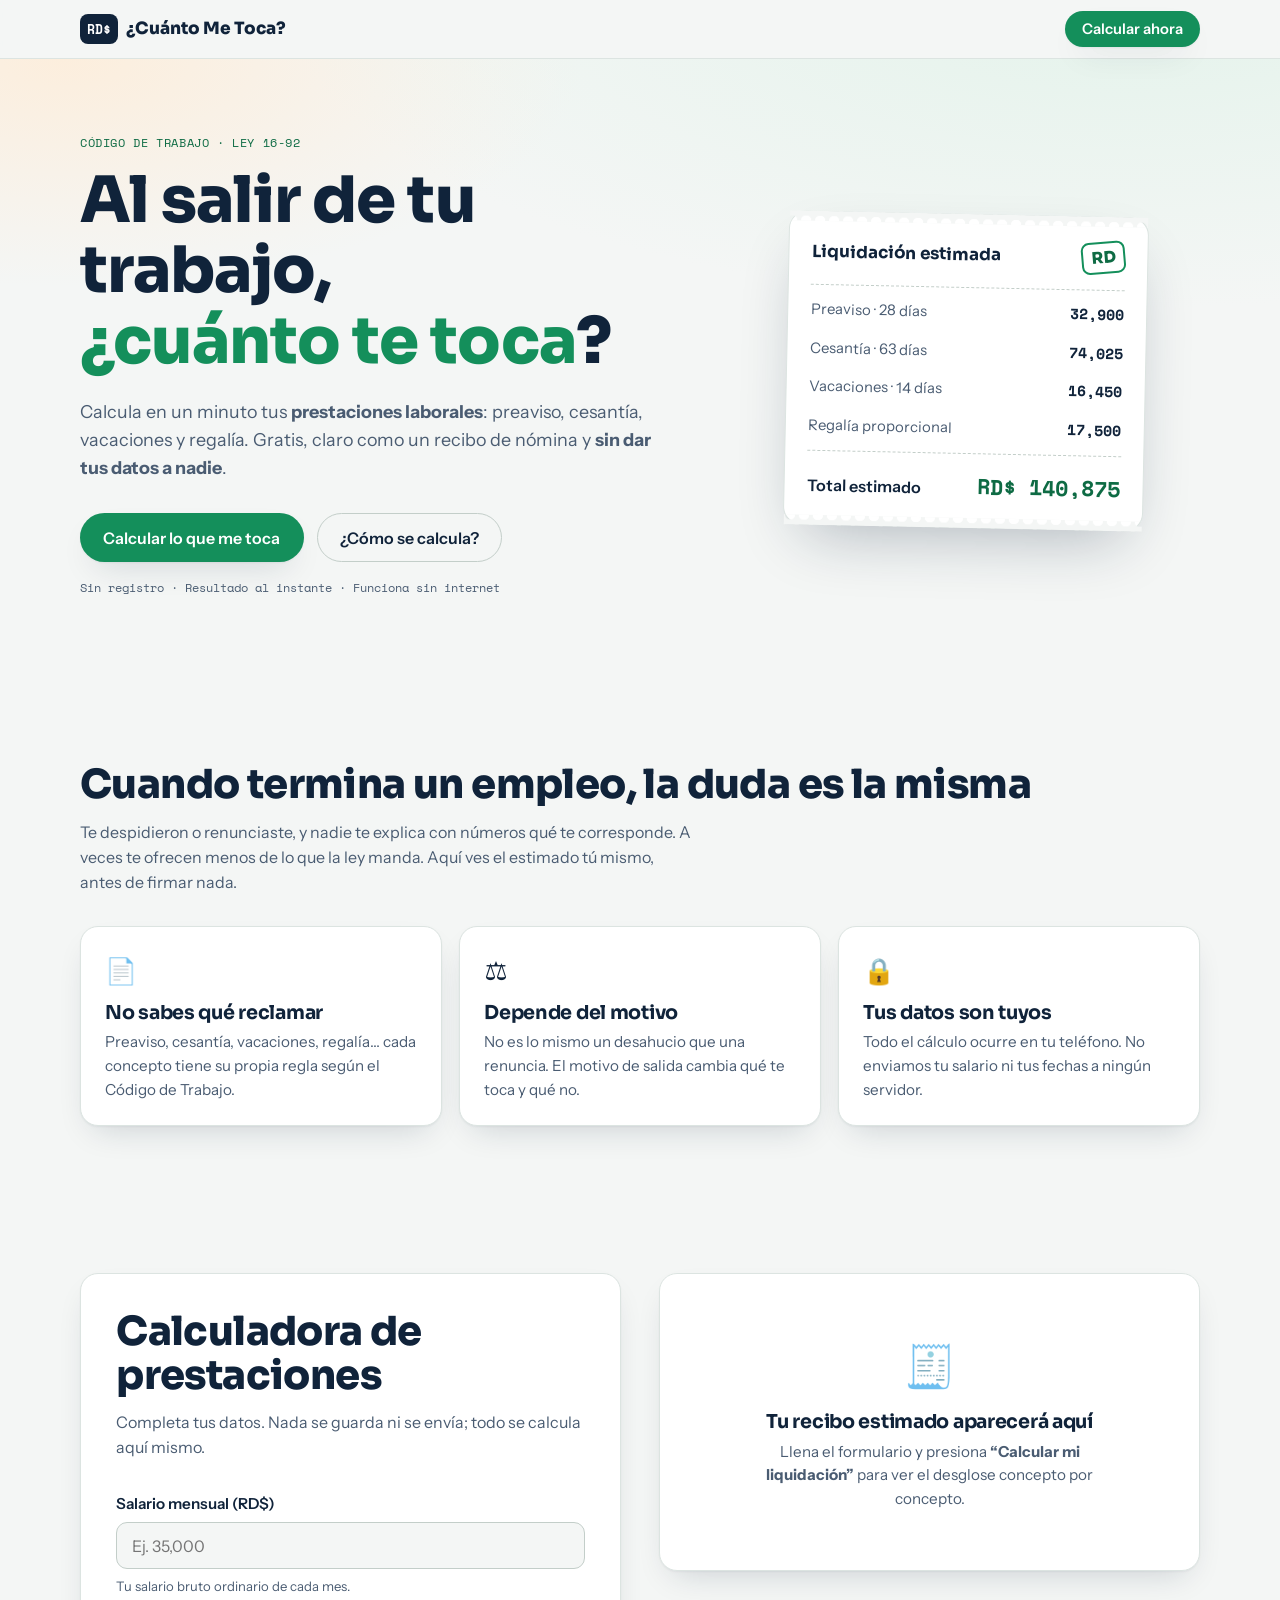
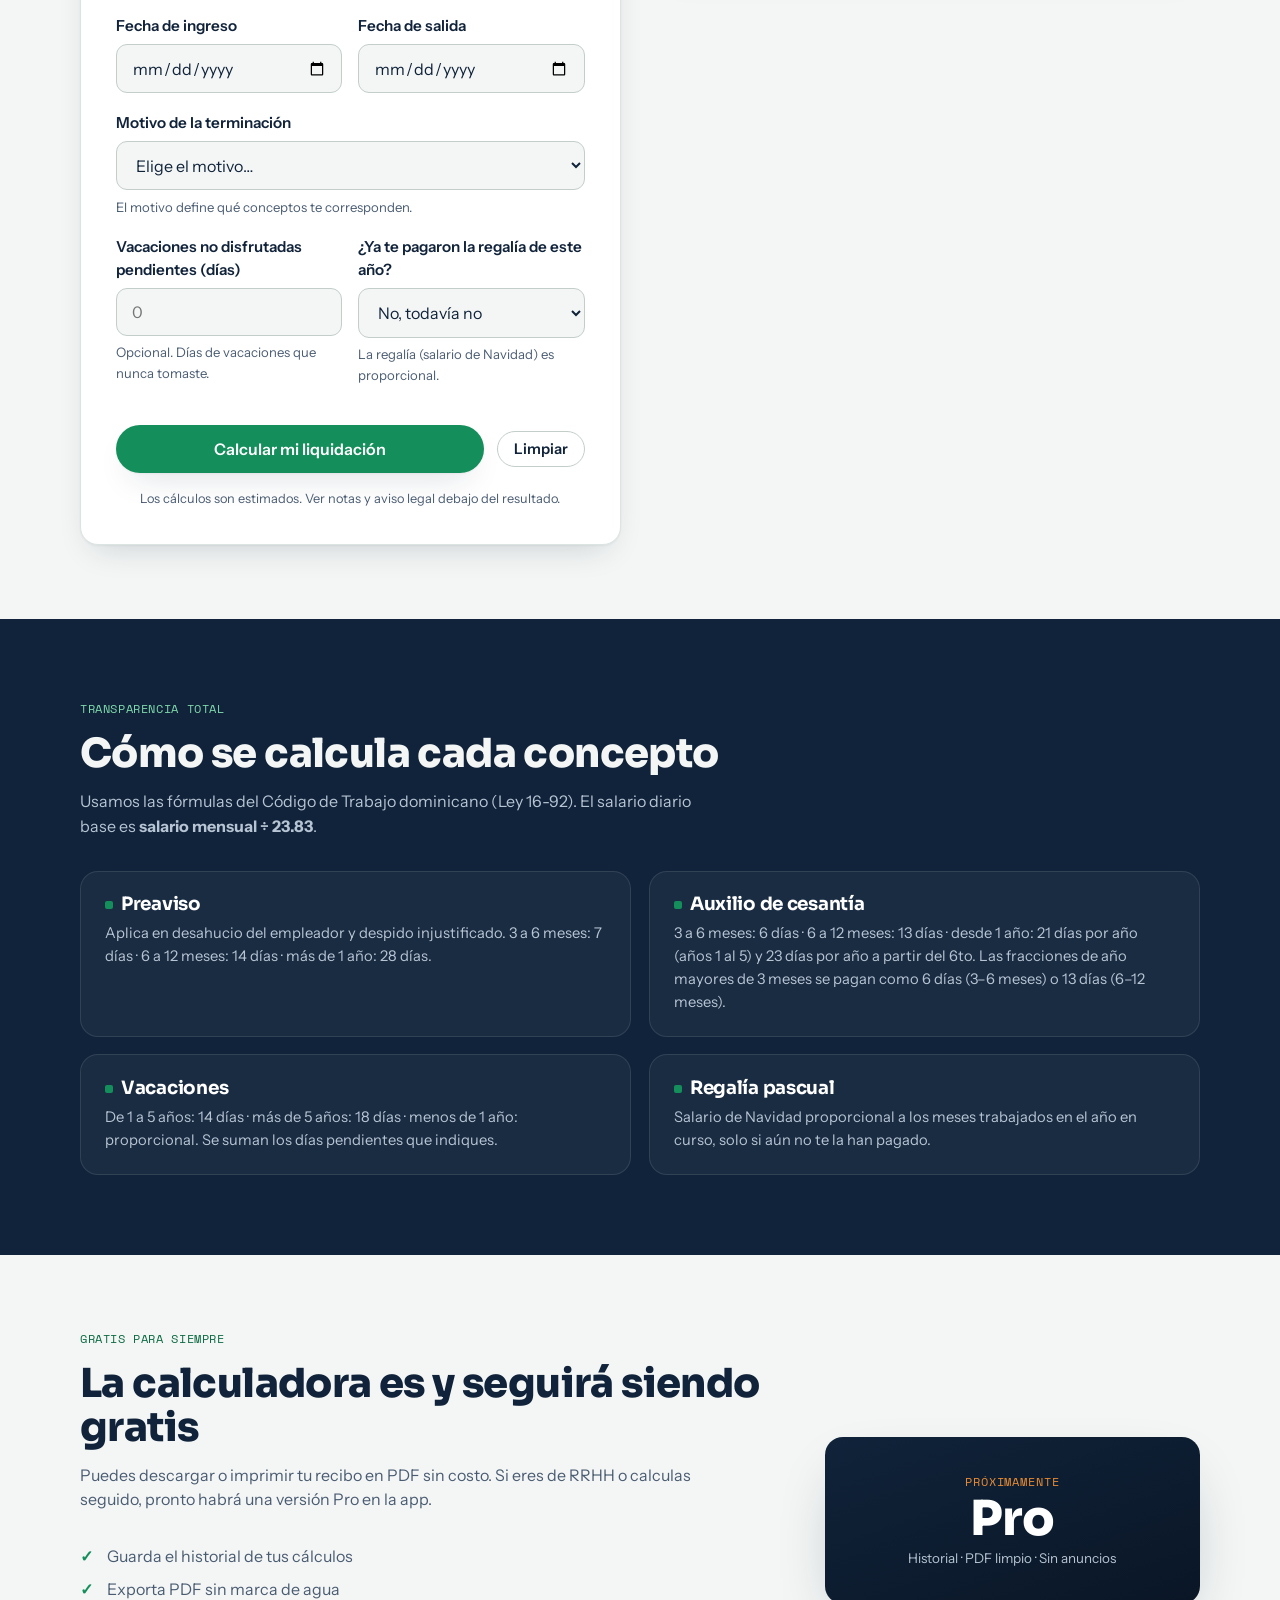
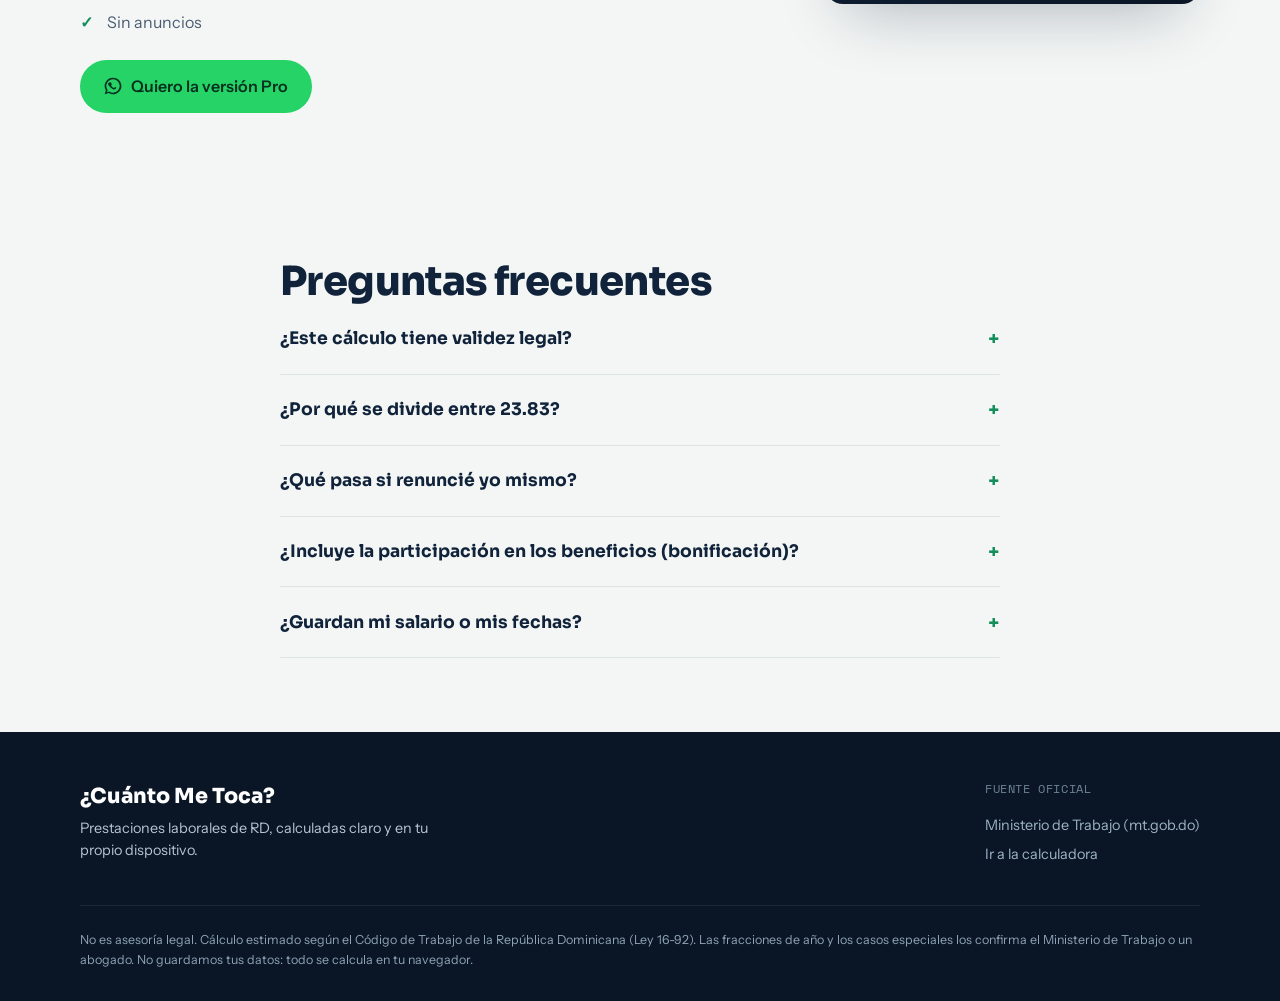
<file: index.html>
<!doctype html>
<html lang="es-DO">
<head>
  <meta charset="utf-8" />
  <meta name="viewport" content="width=device-width, initial-scale=1" />
  <title>¿Cuánto Me Toca? — Calculadora de prestaciones laborales de República Dominicana</title>
  <meta name="description" content="Calcula gratis y al instante cuánto te corresponde al terminar tu empleo en RD: preaviso, cesantía, vacaciones y regalía. Basado en el Código de Trabajo (Ley 16-92). Todo en tu navegador, sin registro." />

  <!-- Íconos y color de marca -->
  <link rel="icon" type="image/svg+xml" href="favicon.svg" />
  <link rel="manifest" href="manifest.webmanifest" />
  <meta name="theme-color" content="#10233A" />

  <!-- Open Graph / redes sociales -->
  <meta property="og:title" content="¿Cuánto Me Toca? — Calculadora de prestaciones laborales RD" />
  <meta property="og:description" content="Descubre en un minuto cuánto te corresponde al salir de tu trabajo: preaviso, cesantía, vacaciones y regalía. Gratis y privado." />
  <meta property="og:type" content="website" />
  <meta property="og:locale" content="es_DO" />
  <meta property="og:url" content="https://prestacionesrd.netlify.app/" />
  <meta property="og:site_name" content="¿Cuánto Me Toca?" />
  <meta property="og:image" content="https://prestacionesrd.netlify.app/og.png" />
  <meta property="og:image:type" content="image/png" />
  <meta property="og:image:width" content="1200" />
  <meta property="og:image:height" content="630" />
  <meta name="twitter:card" content="summary_large_image" />
  <meta name="twitter:image" content="https://prestacionesrd.netlify.app/og.png" />

  <!-- Fuentes: Sora (display), Instrument Sans (cuerpo), Space Mono (cifras) -->
  <link rel="preconnect" href="https://fonts.googleapis.com" />
  <link rel="preconnect" href="https://fonts.gstatic.com" crossorigin />
  <link href="https://fonts.googleapis.com/css2?family=Instrument+Sans:wght@400;500;600&family=Sora:wght@600;700;800&family=Space+Mono:wght@400;700&display=swap" rel="stylesheet" />
  <link rel="stylesheet" href="styles.css" />
</head>
<body>
  <!-- ============ Encabezado / marca ============ -->
  <header class="topbar">
    <div class="wrap topbar__inner">
      <a class="brand" href="#inicio" aria-label="¿Cuánto Me Toca? — inicio">
        <span class="brand__mark" aria-hidden="true">RD$</span>
        <span class="brand__name">¿Cuánto&nbsp;Me&nbsp;Toca?</span>
      </a>
      <a href="#calculadora" class="btn btn--primary btn--sm" data-scroll>Calcular ahora</a>
    </div>
  </header>

  <!-- ============ Hero ============ -->
  <section class="hero" id="inicio">
    <div class="wrap hero__grid">
      <div class="hero__copy">
        <p class="eyebrow">Código de Trabajo · Ley 16-92</p>
        <h1 class="hero__title">
          Al salir de tu trabajo,
          <span class="hl">¿cuánto te toca</span>?
        </h1>
        <p class="hero__sub">
          Calcula en un minuto tus <strong>prestaciones laborales</strong>: preaviso,
          cesantía, vacaciones y regalía. Gratis, claro como un recibo de nómina y
          <strong>sin dar tus datos a nadie</strong>.
        </p>
        <div class="hero__cta">
          <a href="#calculadora" class="btn btn--primary" data-scroll>Calcular lo que me toca</a>
          <a href="#como" class="btn btn--ghost" data-scroll>¿Cómo se calcula?</a>
        </div>
        <p class="hero__micro">Sin registro · Resultado al instante · Funciona sin internet</p>
      </div>

      <!-- Vista previa del recibo como ancla visual -->
      <aside class="hero__card" aria-hidden="true">
        <div class="receipt receipt--preview">
          <div class="receipt__head">
            <span class="receipt__title">Liquidación estimada</span>
            <span class="receipt__seal">RD</span>
          </div>
          <ul class="receipt__lines">
            <li><span>Preaviso · 28 días</span><b>32,900</b></li>
            <li><span>Cesantía · 63 días</span><b>74,025</b></li>
            <li><span>Vacaciones · 14 días</span><b>16,450</b></li>
            <li><span>Regalía proporcional</span><b>17,500</b></li>
          </ul>
          <div class="receipt__total">
            <span>Total estimado</span>
            <b>RD$&nbsp;140,875</b>
          </div>
        </div>
      </aside>
    </div>
  </section>

  <main>
  <!-- ============ El problema ============ -->
  <section class="problem" aria-labelledby="problem-title">
    <div class="wrap">
      <h2 id="problem-title" class="section__title">Cuando termina un empleo, la duda es la misma</h2>
      <p class="section__lead">
        Te despidieron o renunciaste, y nadie te explica con números qué te corresponde.
        A veces te ofrecen menos de lo que la ley manda. Aquí ves el estimado tú mismo,
        antes de firmar nada.
      </p>
      <div class="cards">
        <article class="card">
          <span class="card__icon" aria-hidden="true">📄</span>
          <h3>No sabes qué reclamar</h3>
          <p>Preaviso, cesantía, vacaciones, regalía… cada concepto tiene su propia regla según el Código de Trabajo.</p>
        </article>
        <article class="card">
          <span class="card__icon" aria-hidden="true">⚖️</span>
          <h3>Depende del motivo</h3>
          <p>No es lo mismo un desahucio que una renuncia. El motivo de salida cambia qué te toca y qué no.</p>
        </article>
        <article class="card">
          <span class="card__icon" aria-hidden="true">🔒</span>
          <h3>Tus datos son tuyos</h3>
          <p>Todo el cálculo ocurre en tu teléfono. No enviamos tu salario ni tus fechas a ningún servidor.</p>
        </article>
      </div>
    </div>
  </section>

  <!-- ============ LA HERRAMIENTA ============ -->
  <section class="calc" id="calculadora" aria-labelledby="calc-title">
    <div class="wrap calc__grid">
      <!-- Formulario -->
      <form class="calc__form" id="form" novalidate aria-labelledby="calc-title">
        <h2 id="calc-title" class="section__title">Calculadora de prestaciones</h2>
        <p class="section__lead">Completa tus datos. Nada se guarda ni se envía; todo se calcula aquí mismo.</p>

        <div class="field">
          <label for="salario">Salario mensual (RD$)</label>
          <input type="number" id="salario" name="salario" inputmode="decimal"
                 min="0" step="0.01" placeholder="Ej. 35,000" autocomplete="off" required />
          <p class="field__hint">Tu salario bruto ordinario de cada mes.</p>
          <p class="field__error" id="err-salario" role="alert" hidden></p>
        </div>

        <div class="field-row">
          <div class="field">
            <label for="ingreso">Fecha de ingreso</label>
            <input type="date" id="ingreso" name="ingreso" required />
            <p class="field__error" id="err-ingreso" role="alert" hidden></p>
          </div>
          <div class="field">
            <label for="salida">Fecha de salida</label>
            <input type="date" id="salida" name="salida" required />
            <p class="field__error" id="err-salida" role="alert" hidden></p>
          </div>
        </div>

        <div class="field">
          <label for="motivo">Motivo de la terminación</label>
          <select id="motivo" name="motivo" required>
            <option value="" disabled selected>Elige el motivo…</option>
            <option value="a">Desahucio del empleador — te despidieron sin causa</option>
            <option value="b">Despido injustificado</option>
            <option value="c">Dimisión justificada — renunciaste por falta del empleador</option>
            <option value="d">Renuncia / desahucio del trabajador — renunciaste sin causa</option>
            <option value="e">Despido justificado — con causa comprobada</option>
          </select>
          <p class="field__hint" id="motivo-hint">El motivo define qué conceptos te corresponden.</p>
          <p class="field__error" id="err-motivo" role="alert" hidden></p>
        </div>

        <div class="field-row">
          <div class="field">
            <label for="vacaciones">Vacaciones no disfrutadas pendientes (días)</label>
            <input type="number" id="vacaciones" name="vacaciones" inputmode="numeric"
                   min="0" step="1" placeholder="0" autocomplete="off" />
            <p class="field__hint">Opcional. Días de vacaciones que nunca tomaste.</p>
          </div>
          <div class="field">
            <label for="regalia">¿Ya te pagaron la regalía de este año?</label>
            <select id="regalia" name="regalia">
              <option value="no" selected>No, todavía no</option>
              <option value="si">Sí, ya me la pagaron</option>
            </select>
            <p class="field__hint">La regalía (salario de Navidad) es proporcional.</p>
          </div>
        </div>

        <div class="calc__actions">
          <button type="submit" class="btn btn--primary btn--block">Calcular mi liquidación</button>
          <button type="reset" class="btn btn--ghost btn--sm" id="reset">Limpiar</button>
        </div>
        <p class="calc__formhint">Los cálculos son estimados. Ver notas y aviso legal debajo del resultado.</p>
      </form>

      <!-- Resultado (recibo) -->
      <div class="calc__result" id="result" aria-live="polite">
        <div class="result-empty" id="result-empty">
          <div class="result-empty__icon" aria-hidden="true">🧾</div>
          <h3>Tu recibo estimado aparecerá aquí</h3>
          <p>Llena el formulario y presiona <strong>“Calcular mi liquidación”</strong> para ver el desglose concepto por concepto.</p>
        </div>
        <!-- app.js inyecta el recibo dentro de #receipt-slot -->
        <div id="receipt-slot" hidden></div>
      </div>
    </div>
  </section>

  <!-- ============ Cómo se calcula ============ -->
  <section class="how" id="como" aria-labelledby="how-title">
    <div class="wrap">
      <p class="eyebrow eyebrow--light">Transparencia total</p>
      <h2 id="how-title" class="section__title section__title--light">Cómo se calcula cada concepto</h2>
      <p class="section__lead section__lead--light">
        Usamos las fórmulas del Código de Trabajo dominicano (Ley 16-92).
        El salario diario base es <strong>salario mensual ÷ 23.83</strong>.
      </p>
      <div class="how__grid">
        <article class="how__item">
          <h3>Preaviso</h3>
          <p>Aplica en desahucio del empleador y despido injustificado. 3 a 6 meses: 7 días · 6 a 12 meses: 14 días · más de 1 año: 28 días.</p>
        </article>
        <article class="how__item">
          <h3>Auxilio de cesantía</h3>
          <p>3 a 6 meses: 6 días · 6 a 12 meses: 13 días · desde 1 año: 21 días por año (años 1 al 5) y 23 días por año a partir del 6to. Las fracciones de año mayores de 3 meses se pagan como 6 días (3–6 meses) o 13 días (6–12 meses).</p>
        </article>
        <article class="how__item">
          <h3>Vacaciones</h3>
          <p>De 1 a 5 años: 14 días · más de 5 años: 18 días · menos de 1 año: proporcional. Se suman los días pendientes que indiques.</p>
        </article>
        <article class="how__item">
          <h3>Regalía pascual</h3>
          <p>Salario de Navidad proporcional a los meses trabajados en el año en curso, solo si aún no te la han pagado.</p>
        </article>
      </div>
    </div>
  </section>

  <!-- ============ Monetización / Pro ============ -->
  <section class="pro" id="pro" aria-labelledby="pro-title">
    <div class="wrap pro__grid">
      <!-- AD SLOT: aquí iría un banner AdMob en la versión de Google Play (app TWA). -->
      <!-- <div class="ad-slot" data-ad-slot="banner-inferior"></div> -->
      <div class="pro__copy">
        <p class="eyebrow">Gratis para siempre</p>
        <h2 id="pro-title" class="section__title">La calculadora es y seguirá siendo gratis</h2>
        <p class="section__lead">
          Puedes descargar o imprimir tu recibo en PDF sin costo. Si eres de RRHH o
          calculas seguido, pronto habrá una versión Pro en la app.
        </p>
        <ul class="pro__list">
          <li>Guarda el historial de tus cálculos</li>
          <li>Exporta PDF sin marca de agua</li>
          <li>Sin anuncios</li>
        </ul>
        <a class="btn btn--wa"
           href="https://wa.me/18294418256?text=Hola%2C%20me%20interesa%20la%20versi%C3%B3n%20Pro%20de%20%C2%BFCu%C3%A1nto%20Me%20Toca%3F%20(historial%20y%20PDF%20sin%20marca).%20%C2%BFC%C3%B3mo%20la%20consigo%3F"
           target="_blank" rel="noopener">Quiero la versión Pro</a>
      </div>
      <div class="pro__badge" aria-hidden="true">
        <span class="pro__badge-tag">Próximamente</span>
        <span class="pro__badge-title">Pro</span>
        <span class="pro__badge-sub">Historial · PDF limpio · Sin anuncios</span>
      </div>
    </div>
  </section>

  <!-- ============ FAQ ============ -->
  <section class="faq" id="faq" aria-labelledby="faq-title">
    <div class="wrap wrap--narrow">
      <h2 id="faq-title" class="section__title">Preguntas frecuentes</h2>

      <details class="qa">
        <summary>¿Este cálculo tiene validez legal?</summary>
        <p>No. Es un estimado orientativo basado en las fórmulas del Código de Trabajo (Ley 16-92). Las fracciones de año y los casos especiales los confirma el Ministerio de Trabajo o un abogado laboral.</p>
      </details>

      <details class="qa">
        <summary>¿Por qué se divide entre 23.83?</summary>
        <p>Porque el Código de Trabajo define el salario diario promedio dividiendo el salario mensual entre 23.83 días. Es el estándar que usa el Ministerio de Trabajo para liquidaciones.</p>
      </details>

      <details class="qa">
        <summary>¿Qué pasa si renuncié yo mismo?</summary>
        <p>Si renunciaste sin una causa imputable al empleador (renuncia simple), no te corresponde preaviso ni cesantía, pero sí tus vacaciones no disfrutadas y la regalía proporcional. Si dimitiste por una falta del empleador (dimisión justificada), la ley la equipara al despido injustificado: te corresponden preaviso y cesantía, además de vacaciones y regalía.</p>
      </details>

      <details class="qa">
        <summary>¿Incluye la participación en los beneficios (bonificación)?</summary>
        <p>No la calculamos porque depende de las utilidades de la empresa, un dato que solo la empresa conoce. Si la empresa tuvo beneficios, podrían corresponderte hasta 45 o 60 días; eso se consulta aparte.</p>
      </details>

      <details class="qa">
        <summary>¿Guardan mi salario o mis fechas?</summary>
        <p>No. Todo el cálculo ocurre en tu propio navegador. No enviamos nada a ningún servidor ni almacenamos tu información.</p>
      </details>
    </div>
  </section>
  </main>

  <!-- ============ Footer ============ -->
  <footer class="foot">
    <div class="wrap foot__grid">
      <div>
        <p class="foot__brand">¿Cuánto Me Toca?</p>
        <p class="foot__tag">Prestaciones laborales de RD, calculadas claro y en tu propio dispositivo.</p>
      </div>
      <div class="foot__links">
        <p class="foot__h">Fuente oficial</p>
        <a href="https://mt.gob.do/" target="_blank" rel="noopener">Ministerio de Trabajo (mt.gob.do)</a>
        <a href="#calculadora" data-scroll>Ir a la calculadora</a>
      </div>
    </div>
    <p class="foot__legal">
      No es asesoría legal. Cálculo estimado según el Código de Trabajo de la República Dominicana (Ley 16-92).
      Las fracciones de año y los casos especiales los confirma el Ministerio de Trabajo o un abogado.
      No guardamos tus datos: todo se calcula en tu navegador.
    </p>
  </footer>

  <a class="wa-float"
     href="https://wa.me/18294418256?text=Hola%2C%20tengo%20una%20duda%20con%20mi%20c%C3%A1lculo%20de%20prestaciones%20laborales."
     target="_blank" rel="noopener" aria-label="Escríbeme por WhatsApp">WhatsApp</a>

  <script src="app.js" defer></script>
</body>
</html>
</file>
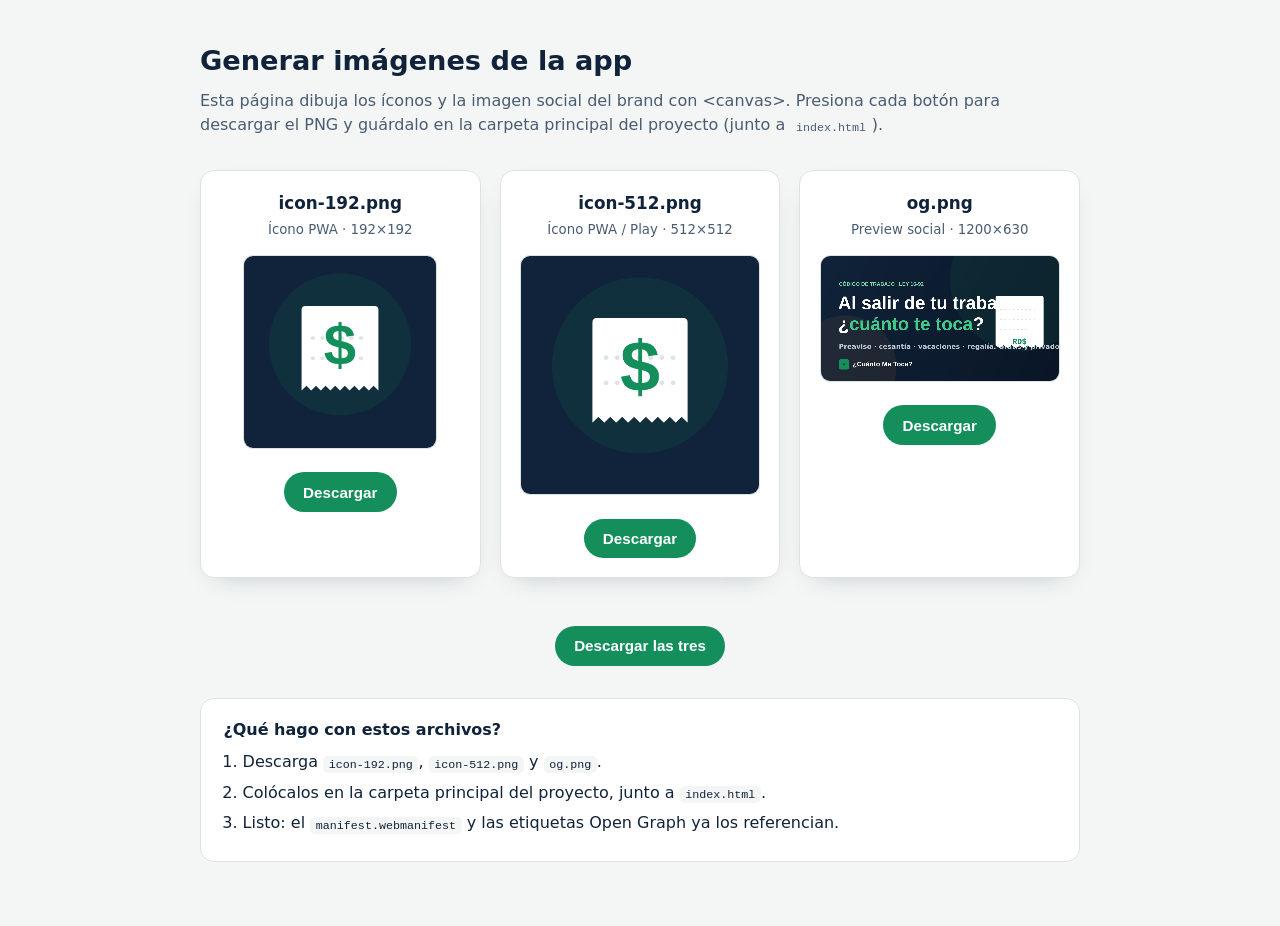
<file: assets/generar-imagenes.html>
<!doctype html>
<html lang="es-DO">
<head>
  <meta charset="utf-8" />
  <meta name="viewport" content="width=device-width, initial-scale=1" />
  <title>Generar imágenes — ¿Cuánto Me Toca?</title>
  <style>
    :root {
      --ink: #10233A; --money: #148F5B; --warm: #E88B33; --paper: #F4F6F5; --line: #DCE4E1;
      --font: "Segoe UI", system-ui, sans-serif;
    }
    * { box-sizing: border-box; }
    body { margin: 0; font-family: var(--font); background: var(--paper); color: var(--ink); line-height: 1.55; }
    .wrap { width: min(880px, 100% - 2rem); margin: 0 auto; padding: 2.5rem 0 4rem; }
    h1 { font-size: 1.7rem; margin: 0 0 .4rem; }
    p.lead { color: #4A5C72; margin: 0 0 2rem; }
    .grid { display: grid; grid-template-columns: repeat(auto-fit, minmax(220px, 1fr)); gap: 1.2rem; }
    .card { background: #fff; border: 1px solid var(--line); border-radius: 14px; padding: 1.2rem; text-align: center; box-shadow: 0 10px 26px -16px rgba(16,35,58,.3); }
    .card h2 { font-size: 1.05rem; margin: 0 0 .2rem; }
    .card small { color: #4A5C72; display: block; margin-bottom: .9rem; }
    canvas { max-width: 100%; height: auto; border: 1px solid var(--line); border-radius: 10px; background: #fff; }
    .btn {
      display: inline-block; margin-top: 1rem; background: var(--money); color: #fff; text-decoration: none;
      font-weight: 600; border: none; border-radius: 999px; padding: .7rem 1.2rem; cursor: pointer; font-size: .95rem;
    }
    .btn:hover { background: #0E6B44; }
    .btn:focus-visible { outline: 3px solid var(--warm); outline-offset: 2px; }
    .all { margin-top: 2rem; text-align: center; }
    .steps { background: #fff; border: 1px solid var(--line); border-radius: 14px; padding: 1.2rem 1.4rem; margin-top: 2rem; }
    .steps ol { margin: .5rem 0 0; padding-left: 1.2rem; }
    .steps li { margin-bottom: .35rem; }
    code { background: var(--paper); padding: .1rem .35rem; border-radius: 5px; font-size: .9em; }
  </style>
</head>
<body>
  <div class="wrap">
    <h1>Generar imágenes de la app</h1>
    <p class="lead">Esta página dibuja los íconos y la imagen social del brand con &lt;canvas&gt;. Presiona cada botón para descargar el PNG y guárdalo en la carpeta principal del proyecto (junto a <code>index.html</code>).</p>

    <div class="grid">
      <div class="card">
        <h2>icon-192.png</h2>
        <small>Ícono PWA · 192×192</small>
        <canvas id="c192" width="192" height="192"></canvas>
        <br /><button class="btn" data-target="c192" data-name="icon-192.png">Descargar</button>
      </div>
      <div class="card">
        <h2>icon-512.png</h2>
        <small>Ícono PWA / Play · 512×512</small>
        <canvas id="c512" width="512" height="512"></canvas>
        <br /><button class="btn" data-target="c512" data-name="icon-512.png">Descargar</button>
      </div>
      <div class="card">
        <h2>og.png</h2>
        <small>Preview social · 1200×630</small>
        <canvas id="cog" width="1200" height="630"></canvas>
        <br /><button class="btn" data-target="cog" data-name="og.png">Descargar</button>
      </div>
    </div>

    <div class="all">
      <button class="btn" id="download-all">Descargar las tres</button>
    </div>

    <div class="steps">
      <strong>¿Qué hago con estos archivos?</strong>
      <ol>
        <li>Descarga <code>icon-192.png</code>, <code>icon-512.png</code> y <code>og.png</code>.</li>
        <li>Colócalos en la carpeta principal del proyecto, junto a <code>index.html</code>.</li>
        <li>Listo: el <code>manifest.webmanifest</code> y las etiquetas Open Graph ya los referencian.</li>
      </ol>
    </div>
  </div>

  <script>
    "use strict";

    /* Paleta del brand */
    const INK = "#10233A", INK2 = "#0A1626", MONEY = "#148F5B", MONEY_DEEP = "#0E6B44",
          WARM = "#E88B33", WHITE = "#ffffff", LINE = "#DCE4E1";

    /** Dibuja el recibo con signo de peso (usado en ambos íconos). */
    function dibujarIcono(ctx, size) {
      // Fondo navy a sangre completa (buena máscara adaptable)
      ctx.fillStyle = INK;
      ctx.fillRect(0, 0, size, size);

      // Halo verde
      ctx.fillStyle = MONEY;
      ctx.globalAlpha = 0.12;
      ctx.beginPath();
      ctx.arc(size * 0.5, size * 0.46, size * 0.37, 0, Math.PI * 2);
      ctx.fill();
      ctx.globalAlpha = 1;

      // Recibo blanco (zona segura ~62% del ancho, centrado)
      const w = size * 0.40, x = (size - w) / 2;
      const top = size * 0.26, bottom = size * 0.70;
      const r = size * 0.02;
      ctx.fillStyle = WHITE;
      ctx.beginPath();
      ctx.moveTo(x, top + r);
      ctx.quadraticCurveTo(x, top, x + r, top);
      ctx.lineTo(x + w - r, top);
      ctx.quadraticCurveTo(x + w, top, x + w, top + r);
      ctx.lineTo(x + w, bottom);
      // borde inferior dentado
      const dientes = 8, paso = w / dientes, prof = size * 0.024;
      for (let i = 0; i < dientes; i++) {
        const xx = x + w - i * paso;
        ctx.lineTo(xx - paso / 2, bottom - prof);
        ctx.lineTo(xx - paso, bottom);
      }
      ctx.lineTo(x, top + r);
      ctx.closePath();
      ctx.fill();

      // Líneas punteadas
      ctx.strokeStyle = LINE;
      ctx.lineWidth = size * 0.018;
      ctx.lineCap = "round";
      ctx.setLineDash([1, size * 0.045]);
      [0.38, 0.62].forEach((fy) => {
        ctx.beginPath();
        ctx.moveTo(x + w * 0.14, top + (bottom - top) * fy);
        ctx.lineTo(x + w * 0.86, top + (bottom - top) * fy);
        ctx.stroke();
      });
      ctx.setLineDash([]);

      // Signo de peso verde
      ctx.fillStyle = MONEY;
      ctx.font = "800 " + Math.round(size * 0.30) + "px 'Sora','Segoe UI',sans-serif";
      ctx.textAlign = "center";
      ctx.textBaseline = "middle";
      ctx.fillText("$", size * 0.5, size * 0.485);
    }

    /** Dibuja la imagen social og.png (1200×630). */
    function dibujarOG(ctx) {
      const W = 1200, H = 630;
      // Fondo degradado navy
      const g = ctx.createLinearGradient(0, 0, W, H);
      g.addColorStop(0, INK); g.addColorStop(1, INK2);
      ctx.fillStyle = g; ctx.fillRect(0, 0, W, H);

      // Halos
      ctx.globalAlpha = 0.10; ctx.fillStyle = MONEY;
      ctx.beginPath(); ctx.arc(1010, 120, 360, 0, Math.PI * 2); ctx.fill();
      ctx.globalAlpha = 0.08; ctx.fillStyle = WARM;
      ctx.beginPath(); ctx.arc(120, 560, 260, 0, Math.PI * 2); ctx.fill();
      ctx.globalAlpha = 1;

      // Eyebrow
      ctx.textAlign = "left"; ctx.textBaseline = "alphabetic";
      ctx.fillStyle = "#7fd8ab";
      ctx.font = "700 26px 'Sora','Segoe UI',sans-serif";
      ctx.fillText("CÓDIGO DE TRABAJO · LEY 16-92", 90, 150);

      // Titular
      ctx.fillStyle = WHITE;
      ctx.font = "800 92px 'Sora','Segoe UI',sans-serif";
      ctx.fillText("Al salir de tu trabajo,", 86, 268);
      // "¿cuánto te toca?" con resalte verde
      let x = 86; const y = 374;
      ctx.fillText("¿", x, y); x += ctx.measureText("¿").width;
      ctx.fillStyle = "#41c98a";
      ctx.fillText("cuánto te toca", x, y); x += ctx.measureText("cuánto te toca").width;
      ctx.fillStyle = WHITE;
      ctx.fillText("?", x, y);

      // Subtítulo
      ctx.fillStyle = "#b7c4d3";
      ctx.font = "600 34px 'Segoe UI',system-ui,sans-serif";
      ctx.fillText("Preaviso · cesantía · vacaciones · regalía. Gratis y privado.", 90, 468);

      // Marca
      ctx.fillStyle = MONEY;
      roundRect(ctx, 90, 520, 52, 52, 12); ctx.fill();
      ctx.fillStyle = "#06301f";
      ctx.font = "800 26px 'Sora','Segoe UI',sans-serif";
      ctx.textAlign = "center";
      ctx.fillText("$", 116, 556);
      ctx.textAlign = "left";
      ctx.fillStyle = WHITE;
      ctx.font = "800 34px 'Sora','Segoe UI',sans-serif";
      ctx.fillText("¿Cuánto Me Toca?", 160, 556);

      // Mini recibo a la derecha
      dibujarMiniRecibo(ctx, 880, 200, 242, 264);
    }

    function dibujarMiniRecibo(ctx, x, y, w, h) {
      ctx.fillStyle = WHITE;
      const r = 12, bottom = y + h;
      ctx.beginPath();
      ctx.moveTo(x, y + r);
      ctx.quadraticCurveTo(x, y, x + r, y);
      ctx.lineTo(x + w - r, y);
      ctx.quadraticCurveTo(x + w, y, x + w, y + r);
      ctx.lineTo(x + w, bottom - 14);
      const dientes = 6, paso = w / dientes;
      for (let i = 0; i < dientes; i++) {
        const xx = x + w - i * paso;
        ctx.lineTo(xx - paso / 2, bottom);
        ctx.lineTo(xx - paso, bottom - 14);
      }
      ctx.lineTo(x, y + r);
      ctx.closePath(); ctx.fill();

      ctx.strokeStyle = LINE; ctx.lineWidth = 8; ctx.lineCap = "round";
      ctx.setLineDash([1, 20]);
      [70, 120, 170].forEach((oy, i) => {
        ctx.beginPath();
        ctx.moveTo(x + 28, y + oy);
        ctx.lineTo(x + w - (i === 2 ? 82 : 28), y + oy);
        ctx.stroke();
      });
      ctx.setLineDash([]);

      ctx.fillStyle = MONEY;
      ctx.font = "700 40px 'Space Mono','Courier New',monospace";
      ctx.textAlign = "center"; ctx.textBaseline = "alphabetic";
      ctx.fillText("RD$", x + w / 2, y + h - 20);
      ctx.textAlign = "left";
    }

    function roundRect(ctx, x, y, w, h, r) {
      ctx.beginPath();
      ctx.moveTo(x + r, y);
      ctx.arcTo(x + w, y, x + w, y + h, r);
      ctx.arcTo(x + w, y + h, x, y + h, r);
      ctx.arcTo(x, y + h, x, y, r);
      ctx.arcTo(x, y, x + w, y, r);
      ctx.closePath();
    }

    /* Render inicial */
    dibujarIcono(document.getElementById("c192").getContext("2d"), 192);
    dibujarIcono(document.getElementById("c512").getContext("2d"), 512);
    dibujarOG(document.getElementById("cog").getContext("2d"));

    /* Descargas */
    function descargar(canvasId, nombre) {
      const canvas = document.getElementById(canvasId);
      const enlace = document.createElement("a");
      enlace.download = nombre;
      enlace.href = canvas.toDataURL("image/png");
      enlace.click();
    }
    document.querySelectorAll(".btn[data-target]").forEach((b) => {
      b.addEventListener("click", () => descargar(b.dataset.target, b.dataset.name));
    });
    document.getElementById("download-all").addEventListener("click", () => {
      descargar("c192", "icon-192.png");
      setTimeout(() => descargar("c512", "icon-512.png"), 350);
      setTimeout(() => descargar("cog", "og.png"), 700);
    });
  </script>
</body>
</html>
</file>
<file: styles.css>
/* ============================================================
   ¿Cuánto Me Toca? — hoja de estilos
   Dirección de marca: "recibo de nómina claro y humano"
   Paleta: navy de confianza + verde (dinero) + acento cálido
   ============================================================ */

:root {
  --ink:        #10233A;   /* navy de confianza (texto / fondos oscuros) */
  --ink-2:      #0A1626;   /* navy más profundo (footer) */
  --ink-soft:   #4A5C72;   /* texto secundario */
  --paper:      #F4F6F5;   /* papel de recibo (fondo) */
  --paper-2:    #ffffff;   /* tarjetas */
  --money:      #148F5B;   /* verde dinero (marca) */
  --money-deep: #0E6B44;
  --money-tint: #E4F3EB;
  --warm:       #E88B33;   /* acento cálido (humano) */
  --warm-deep:  #B96613;
  --warm-tint:  #FCEEDD;
  --red:        #CF4141;
  --red-tint:   #FBE7E7;
  --wa:         #25D366;   /* WhatsApp */
  --line:       #DCE4E1;
  --line-strong:#C3CEC9;

  --radius:     18px;
  --radius-sm:  11px;
  --shadow:     0 1px 2px rgba(16,35,58,.05), 0 14px 34px -14px rgba(16,35,58,.20);
  --shadow-lg:  0 26px 64px -22px rgba(16,35,58,.32);

  --font-display: "Sora", system-ui, sans-serif;
  --font-body:    "Instrument Sans", system-ui, sans-serif;
  --font-mono:    "Space Mono", ui-monospace, monospace;
}

* { box-sizing: border-box; }
html { scroll-behavior: smooth; }

body {
  margin: 0;
  font-family: var(--font-body);
  color: var(--ink);
  background: var(--paper);
  line-height: 1.55;
  -webkit-font-smoothing: antialiased;
}

.wrap { width: min(1120px, 100% - 2.5rem); margin-inline: auto; }
.wrap--narrow { width: min(720px, 100% - 2.5rem); }

h1, h2, h3 { font-family: var(--font-display); line-height: 1.1; margin: 0; letter-spacing: -0.015em; }

.eyebrow {
  font-family: var(--font-mono); font-size: .76rem; letter-spacing: .05em;
  text-transform: uppercase; color: var(--money-deep); margin: 0 0 .9rem;
}
.eyebrow--light { color: #7fd8ab; }

.section__title { font-size: clamp(1.7rem, 4vw, 2.5rem); font-weight: 800; }
.section__title--light { color: var(--paper); }
.section__lead { color: var(--ink-soft); max-width: 56ch; margin: .8rem 0 2rem; }
.section__lead--light { color: #b7c4d3; }

/* ---------- Botones ---------- */
.btn {
  display: inline-flex; align-items: center; justify-content: center; gap: .5rem;
  font-family: var(--font-body); font-weight: 600; font-size: 1rem;
  padding: .95rem 1.4rem; border-radius: 999px; text-decoration: none;
  border: 1.5px solid transparent; cursor: pointer; line-height: 1;
  transition: transform .15s ease, box-shadow .15s ease, background .15s ease, border-color .15s ease;
}
.btn:active { transform: translateY(1px); }
.btn--sm { padding: .6rem 1rem; font-size: .92rem; }
.btn--block { width: 100%; }
.btn--primary { background: var(--money); color: #fff; box-shadow: var(--shadow); }
.btn--primary:hover { background: var(--money-deep); }
.btn--ghost { background: transparent; color: var(--ink); border-color: var(--line-strong); }
.btn--ghost:hover { border-color: var(--ink); }
.btn--wa { background: var(--wa); color: #06301f; }
.btn--wa:hover { background: #1ec25c; }
.btn--wa::before {
  content: ""; width: 20px; height: 20px; flex: none; background: currentColor;
  -webkit-mask: url('data:image/svg+xml;utf8,<svg xmlns="http://www.w3.org/2000/svg" viewBox="0 0 24 24"><path d="M12 2a10 10 0 0 0-8.5 15.3L2 22l4.8-1.5A10 10 0 1 0 12 2zm0 18a8 8 0 0 1-4.1-1.1l-.3-.2-2.9.9.9-2.8-.2-.3A8 8 0 1 1 12 20zm4.4-6c-.2-.1-1.4-.7-1.6-.8s-.4-.1-.5.1-.6.8-.8 1-.3.2-.5.1a6.5 6.5 0 0 1-1.9-1.2 7.2 7.2 0 0 1-1.3-1.7c-.1-.2 0-.4.1-.5l.4-.4.2-.4v-.4l-.8-1.8c-.2-.5-.4-.4-.5-.4h-.5a1 1 0 0 0-.7.3A2.9 2.9 0 0 0 6 8.9a5 5 0 0 0 1.1 2.7 11.5 11.5 0 0 0 4.4 3.9c2.1.8 2.1.6 2.5.5a2.6 2.6 0 0 0 1.7-1.2 2.1 2.1 0 0 0 .1-1.2c0-.1-.2-.2-.4-.3z"/></svg>') center/contain no-repeat;
  mask: url('data:image/svg+xml;utf8,<svg xmlns="http://www.w3.org/2000/svg" viewBox="0 0 24 24"><path d="M12 2a10 10 0 0 0-8.5 15.3L2 22l4.8-1.5A10 10 0 1 0 12 2zm0 18a8 8 0 0 1-4.1-1.1l-.3-.2-2.9.9.9-2.8-.2-.3A8 8 0 1 1 12 20zm4.4-6c-.2-.1-1.4-.7-1.6-.8s-.4-.1-.5.1-.6.8-.8 1-.3.2-.5.1a6.5 6.5 0 0 1-1.9-1.2 7.2 7.2 0 0 1-1.3-1.7c-.1-.2 0-.4.1-.5l.4-.4.2-.4v-.4l-.8-1.8c-.2-.5-.4-.4-.5-.4h-.5a1 1 0 0 0-.7.3A2.9 2.9 0 0 0 6 8.9a5 5 0 0 0 1.1 2.7 11.5 11.5 0 0 0 4.4 3.9c2.1.8 2.1.6 2.5.5a2.6 2.6 0 0 0 1.7-1.2 2.1 2.1 0 0 0 .1-1.2c0-.1-.2-.2-.4-.3z"/></svg>') center/contain no-repeat;
}

:where(a, button, summary, input, select):focus-visible {
  outline: 3px solid var(--warm); outline-offset: 2px; border-radius: 6px;
}

/* ---------- Barra superior ---------- */
.topbar {
  position: sticky; top: 0; z-index: 50; background: rgba(244,246,245,.86);
  backdrop-filter: saturate(180%) blur(10px); border-bottom: 1px solid var(--line);
}
.topbar__inner { display: flex; align-items: center; justify-content: space-between; padding: .7rem 0; gap: 1rem; }
.brand { display: inline-flex; align-items: center; gap: .55rem; text-decoration: none; color: var(--ink); }
.brand__mark {
  font-family: var(--font-mono); font-weight: 700; font-size: .82rem; color: #fff;
  background: var(--ink); border-radius: 8px; padding: .32rem .45rem; letter-spacing: -.02em;
}
.brand__name { font-family: var(--font-display); font-weight: 800; font-size: 1.06rem; }

/* ---------- Hero ---------- */
.hero {
  padding: clamp(2.2rem, 6vw, 4.6rem) 0 clamp(2.6rem, 7vw, 5rem);
  background:
    radial-gradient(120% 90% at 88% -10%, var(--money-tint) 0%, transparent 55%),
    radial-gradient(90% 80% at 5% 0%, var(--warm-tint) 0%, transparent 45%),
    var(--paper);
}
.hero__grid { display: grid; grid-template-columns: 1.12fr .88fr; gap: clamp(2rem, 5vw, 3.6rem); align-items: center; }
.hero__title { font-size: clamp(2.2rem, 6vw, 4rem); font-weight: 800; }
.hero__title .hl { color: var(--money); position: relative; white-space: nowrap; }
.hero__title .hl::after {
  content: ""; position: absolute; left: 0; right: 0; bottom: .04em; height: .16em;
  background: var(--warm); opacity: .5; border-radius: 2px; z-index: -1;
}
.hero__sub { font-size: 1.12rem; color: var(--ink-soft); max-width: 48ch; margin: 1.3rem 0 2rem; }
.hero__cta { display: flex; flex-wrap: wrap; gap: .8rem; }
.hero__micro { font-family: var(--font-mono); font-size: .78rem; color: var(--ink-soft); margin-top: 1rem; }

/* ---------- Tarjeta recibo (preview del hero) ---------- */
.hero__card { display: flex; justify-content: center; }
.receipt {
  background: var(--paper-2); border-radius: var(--radius); box-shadow: var(--shadow-lg);
  border: 1px solid var(--line); padding: 1.5rem 1.4rem; width: 100%; max-width: 360px;
  position: relative;
}
.receipt::before, .receipt::after {
  content: ""; position: absolute; left: 0; right: 0; height: 10px;
  background-image: radial-gradient(circle at 6px 0, transparent 5px, var(--paper) 5.5px);
  background-size: 14px 10px;
}
.receipt::before { top: -1px; transform: rotate(180deg); }
.receipt::after  { bottom: -1px; }
.receipt--preview { transform: rotate(1.2deg); }
.receipt__head { display: flex; justify-content: space-between; align-items: center; margin-bottom: 1rem; }
.receipt__title { font-family: var(--font-display); font-weight: 700; font-size: 1.05rem; }
.receipt__seal {
  font-family: var(--font-display); font-weight: 800; color: var(--money-deep);
  border: 2px solid var(--money); border-radius: 8px; padding: .1rem .5rem; transform: rotate(-6deg);
}
.receipt__lines { list-style: none; padding: .3rem 0; margin: 0; border-top: 1px dashed var(--line-strong); border-bottom: 1px dashed var(--line-strong); }
.receipt__lines li { display: flex; justify-content: space-between; gap: 1rem; padding: .5rem 0; font-size: .92rem; }
.receipt__lines li span { color: var(--ink-soft); }
.receipt__lines li b { font-family: var(--font-mono); }
.receipt__total { display: flex; justify-content: space-between; align-items: baseline; margin-top: 1rem; }
.receipt__total span { font-weight: 600; }
.receipt__total b { font-family: var(--font-mono); font-weight: 700; font-size: 1.35rem; color: var(--money-deep); }

/* ---------- El problema ---------- */
.problem { padding: clamp(2.6rem, 6vw, 4.6rem) 0; }
.cards { display: grid; grid-template-columns: repeat(3, 1fr); gap: 1.1rem; margin-top: 1rem; }
.card {
  background: var(--paper-2); border: 1px solid var(--line); border-radius: var(--radius);
  padding: 1.5rem; box-shadow: var(--shadow);
}
.card__icon { font-size: 1.6rem; }
.card h3 { font-size: 1.2rem; margin: .7rem 0 .45rem; }
.card p { color: var(--ink-soft); font-size: .95rem; margin: 0; }

/* ---------- Calculadora ---------- */
.calc { padding: clamp(2.4rem, 6vw, 4.6rem) 0; }
.calc__grid { display: grid; grid-template-columns: 1fr 1fr; gap: clamp(1.4rem, 4vw, 2.4rem); align-items: start; }

.calc__form, .calc__result {
  background: var(--paper-2); border: 1px solid var(--line); border-radius: var(--radius);
  box-shadow: var(--shadow); padding: clamp(1.4rem, 3.5vw, 2.2rem);
}
.calc__result { position: sticky; top: 5rem; }

.field { margin-bottom: 1.1rem; }
.field-row { display: grid; grid-template-columns: 1fr 1fr; gap: 1rem; }
.field label { display: block; font-weight: 600; font-size: .95rem; margin-bottom: .4rem; }
.field input, .field select {
  width: 100%; font-family: var(--font-body); font-size: 1rem; color: var(--ink);
  background: var(--paper); border: 1.5px solid var(--line-strong); border-radius: var(--radius-sm);
  padding: .8rem .9rem; transition: border-color .15s ease, box-shadow .15s ease;
}
.field input:focus, .field select:focus {
  outline: none; border-color: var(--money);
  box-shadow: 0 0 0 3px var(--money-tint);
}
.field input:focus-visible, .field select:focus-visible { outline: none; }
.field__hint { font-size: .82rem; color: var(--ink-soft); margin: .4rem 0 0; }
.field__error { font-size: .82rem; color: var(--red); font-weight: 600; margin: .4rem 0 0; }
.field input[aria-invalid="true"], .field select[aria-invalid="true"] {
  border-color: var(--red); box-shadow: 0 0 0 3px var(--red-tint);
}

.calc__actions { display: flex; align-items: center; gap: .8rem; margin-top: 1.4rem; }
.calc__actions .btn--block { flex: 1; }
.calc__formhint { font-size: .8rem; color: var(--ink-soft); margin: 1rem 0 0; text-align: center; }

/* ---------- Resultado vacío ---------- */
.result-empty { text-align: center; padding: 1.5rem .5rem; color: var(--ink-soft); }
.result-empty__icon { font-size: 2.6rem; }
.result-empty h3 { font-size: 1.2rem; margin: .8rem 0 .5rem; color: var(--ink); }
.result-empty p { font-size: .95rem; margin: 0 auto; max-width: 34ch; }

/* ---------- Recibo de resultado ---------- */
.rc { }
.rc__head { display: flex; justify-content: space-between; align-items: flex-start; gap: 1rem; margin-bottom: .3rem; }
.rc__eyebrow { font-family: var(--font-mono); font-size: .74rem; text-transform: uppercase; letter-spacing: .05em; color: var(--ink-soft); }
.rc__title { font-size: 1.4rem; font-weight: 800; margin-top: .2rem; }
.rc__stamp {
  font-family: var(--font-display); font-weight: 800; font-size: .8rem; color: var(--money-deep);
  border: 2px solid var(--money); border-radius: 8px; padding: .2rem .5rem; transform: rotate(-5deg);
  white-space: nowrap; flex: none;
}
.rc__meta {
  display: grid; grid-template-columns: 1fr 1fr; gap: .5rem 1rem; margin: 1rem 0 1.2rem;
  padding: .9rem 1rem; background: var(--paper); border-radius: var(--radius-sm); border: 1px solid var(--line);
  font-size: .86rem;
}
.rc__meta div { display: flex; justify-content: space-between; gap: .6rem; }
.rc__meta dt { color: var(--ink-soft); margin: 0; }
.rc__meta dd { margin: 0; font-weight: 600; text-align: right; }

.rc__lines { list-style: none; padding: 0; margin: 0; }
.rc__line {
  display: grid; grid-template-columns: 1fr auto; gap: .1rem 1rem; align-items: baseline;
  padding: .8rem 0; border-bottom: 1px dashed var(--line-strong);
}
.rc__line-name { font-weight: 600; }
.rc__line-detail { grid-column: 1 / 2; font-size: .82rem; color: var(--ink-soft); font-family: var(--font-mono); }
.rc__line-amount { grid-column: 2 / 3; grid-row: 1 / 3; font-family: var(--font-mono); font-weight: 700; font-size: 1.02rem; align-self: center; }
.rc__line--info .rc__line-amount { color: var(--ink-soft); font-weight: 400; font-size: .82rem; }
.rc__line--muted { opacity: .55; }

.rc__total {
  display: flex; justify-content: space-between; align-items: baseline; gap: 1rem;
  margin-top: 1.1rem; padding-top: 1.1rem; border-top: 2px solid var(--ink);
}
.rc__total-label { font-family: var(--font-display); font-weight: 700; font-size: 1.1rem; }
.rc__total-amount { font-family: var(--font-mono); font-weight: 700; font-size: clamp(1.6rem, 5vw, 2.1rem); color: var(--money-deep); }

.rc__notes { margin: 1.3rem 0 0; padding: 1rem 1.1rem; background: var(--warm-tint); border-radius: var(--radius-sm); border: 1px solid #f0d5b3; }
.rc__notes h4 { font-family: var(--font-display); font-size: .92rem; margin: 0 0 .5rem; color: var(--warm-deep); }
.rc__notes ul { margin: 0; padding-left: 1.1rem; }
.rc__notes li { font-size: .84rem; color: #7a4a12; margin-bottom: .35rem; }

.rc__actions { display: flex; flex-wrap: wrap; gap: .7rem; margin-top: 1.3rem; }
.rc__actions .btn { flex: 1; min-width: 150px; }
.rc__legal { font-size: .76rem; color: var(--ink-soft); margin: 1.1rem 0 0; line-height: 1.5; }

/* ---------- Cómo se calcula ---------- */
.how { background: var(--ink); color: var(--paper); padding: clamp(2.8rem, 7vw, 5rem) 0; }
.how__grid { display: grid; grid-template-columns: repeat(2, 1fr); gap: 1.1rem; margin-top: 1.4rem; }
.how__item {
  background: rgba(255,255,255,.045); border: 1px solid rgba(255,255,255,.1);
  border-radius: var(--radius); padding: 1.4rem 1.5rem;
}
.how__item h3 { color: #fff; font-size: 1.15rem; margin-bottom: .5rem; }
.how__item h3::before { content: ""; display: inline-block; width: 8px; height: 8px; border-radius: 2px; background: var(--money); margin-right: .5rem; vertical-align: middle; }
.how__item p { color: #b7c4d3; font-size: .92rem; margin: 0; }

/* ---------- Pro / monetización ---------- */
.pro { padding: clamp(2.8rem, 7vw, 4.6rem) 0; }
.pro__grid { display: grid; grid-template-columns: 1.3fr .7fr; gap: clamp(1.6rem, 4vw, 3rem); align-items: center; }
.pro__list { list-style: none; padding: 0; margin: 0 0 1.6rem; display: grid; gap: .5rem; }
.pro__list li { position: relative; padding-left: 1.7rem; color: var(--ink-soft); }
.pro__list li::before { content: "✓"; position: absolute; left: 0; color: var(--money); font-family: var(--font-mono); font-weight: 700; }
.pro__badge {
  display: grid; justify-items: center; gap: .3rem; text-align: center;
  background: linear-gradient(160deg, var(--ink) 0%, var(--ink-2) 100%); color: #fff;
  border-radius: var(--radius); padding: 2.2rem 1.5rem; box-shadow: var(--shadow-lg);
}
.pro__badge-tag { font-family: var(--font-mono); font-size: .72rem; text-transform: uppercase; letter-spacing: .08em; color: var(--warm); }
.pro__badge-title { font-family: var(--font-display); font-weight: 800; font-size: 3rem; line-height: 1; }
.pro__badge-sub { font-size: .84rem; color: #b7c4d3; }

/* ---------- FAQ ---------- */
.faq { padding: clamp(2.8rem, 7vw, 4.6rem) 0; }
.qa { border-bottom: 1px solid var(--line); padding: 1.1rem 0; }
.qa summary {
  font-family: var(--font-display); font-weight: 700; font-size: 1.08rem; cursor: pointer;
  list-style: none; display: flex; justify-content: space-between; align-items: center; gap: 1rem;
}
.qa summary::-webkit-details-marker { display: none; }
.qa summary::after { content: "+"; font-family: var(--font-mono); color: var(--money); font-size: 1.4rem; flex: none; }
.qa[open] summary::after { content: "\2013"; }
.qa p { color: var(--ink-soft); margin: .8rem 0 0; }

/* ---------- Footer ---------- */
.foot { background: var(--ink-2); color: #b7c4d3; padding: 3rem 0 2rem; }
.foot__grid { display: flex; justify-content: space-between; gap: 2rem; flex-wrap: wrap; }
.foot__brand { font-family: var(--font-display); font-weight: 800; color: #fff; font-size: 1.3rem; margin: 0; }
.foot__tag { margin: .3rem 0 0; font-size: .9rem; max-width: 36ch; }
.foot__h { font-family: var(--font-mono); font-size: .74rem; text-transform: uppercase; letter-spacing: .05em; color: #6f8496; margin: 0 0 .6rem; }
.foot__links { display: flex; flex-direction: column; gap: .4rem; }
.foot__links a { color: #9db4c5; font-size: .9rem; text-decoration: none; }
.foot__links a:hover { color: #fff; text-decoration: underline; }
.foot__legal { color: #8ea3b5; font-size: .78rem; margin: 2.5rem auto 0; width: min(1120px, 100% - 2.5rem); border-top: 1px solid rgba(255,255,255,.08); padding-top: 1.5rem; }

/* ---------- Botón WhatsApp flotante (solo móvil) ---------- */
.wa-float {
  position: fixed; right: 1rem; bottom: 1rem; z-index: 60;
  display: inline-flex; align-items: center; gap: .4rem;
  background: var(--wa); color: #06301f; font-family: var(--font-body); font-weight: 600;
  padding: .8rem 1.1rem; border-radius: 999px; box-shadow: var(--shadow-lg); text-decoration: none;
}
.wa-float:hover { background: #1ec25c; }
@media (min-width: 861px) { .wa-float { display: none; } }

/* ---------- Responsive ---------- */
@media (max-width: 900px) {
  .calc__grid { grid-template-columns: 1fr; }
  .calc__result { position: static; }
  .pro__grid { grid-template-columns: 1fr; }
  .pro__badge { order: -1; }
}
@media (max-width: 860px) {
  .hero__grid { grid-template-columns: 1fr; }
  .hero__card { order: -1; }
  .receipt--preview { transform: none; max-width: 340px; }
  .cards { grid-template-columns: 1fr; }
  .how__grid { grid-template-columns: 1fr; }
}
@media (max-width: 520px) {
  .field-row { grid-template-columns: 1fr; }
  .calc__actions { flex-direction: column; align-items: stretch; }
  .rc__meta { grid-template-columns: 1fr; }
}

/* ---------- Movimiento reducido ---------- */
@media (prefers-reduced-motion: reduce) {
  * { animation: none !important; transition: none !important; scroll-behavior: auto; }
}

/* ============================================================
   Impresión / PDF — solo el recibo, en una hoja limpia
   ============================================================ */
@media print {
  @page { margin: 16mm; }
  body { background: #fff; color: #000; }
  .topbar, .hero, .problem, .how, .pro, .faq, .foot, .wa-float,
  .calc__form, .result-empty, .calc__formhint, .rc__actions { display: none !important; }
  .calc, .calc__grid, .calc__result { display: block !important; padding: 0 !important; margin: 0 !important; }
  .calc__result { position: static !important; box-shadow: none !important; border: none !important; }
  .rc__stamp { color: #000; border-color: #000; }
  .rc__total-amount, .rc__line-amount { color: #000 !important; }
  .rc__notes { background: #fff; border: 1px solid #999; }
  .rc__notes li, .rc__notes h4 { color: #000; }
}
</file>
